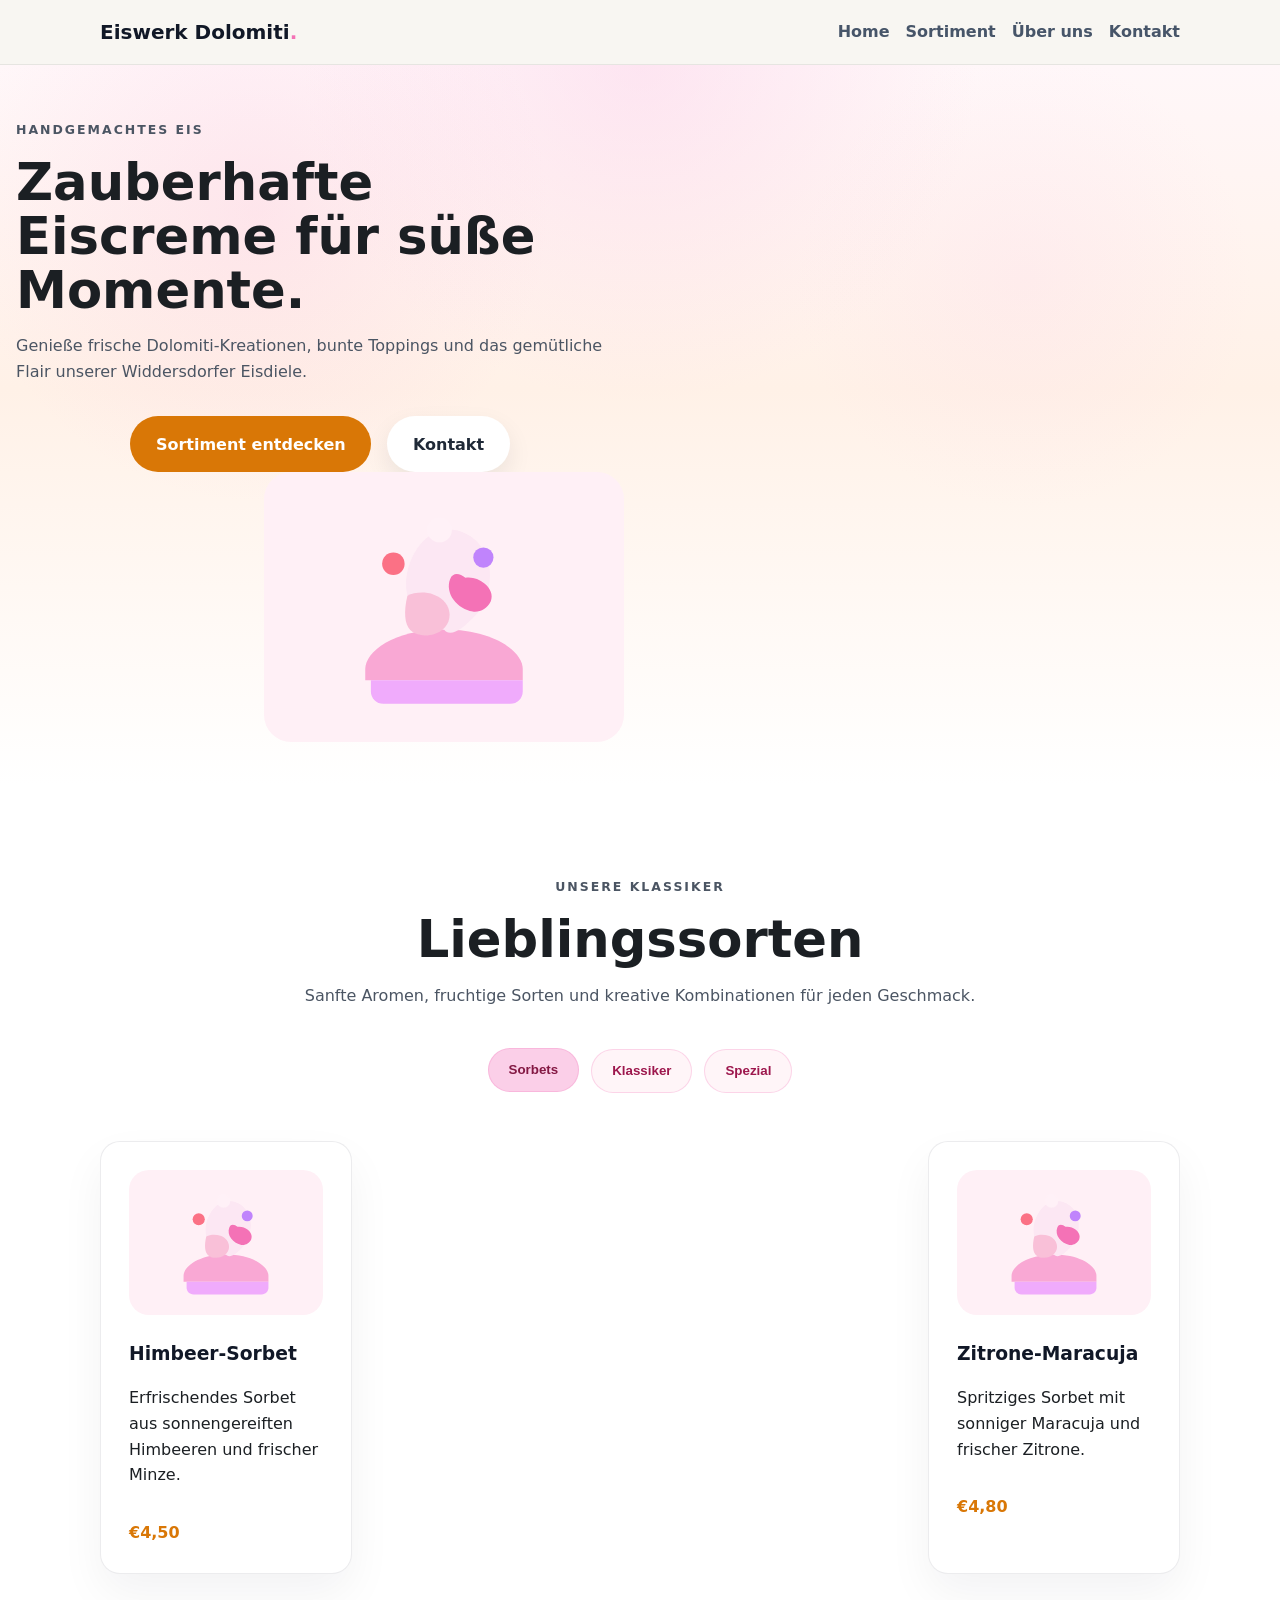
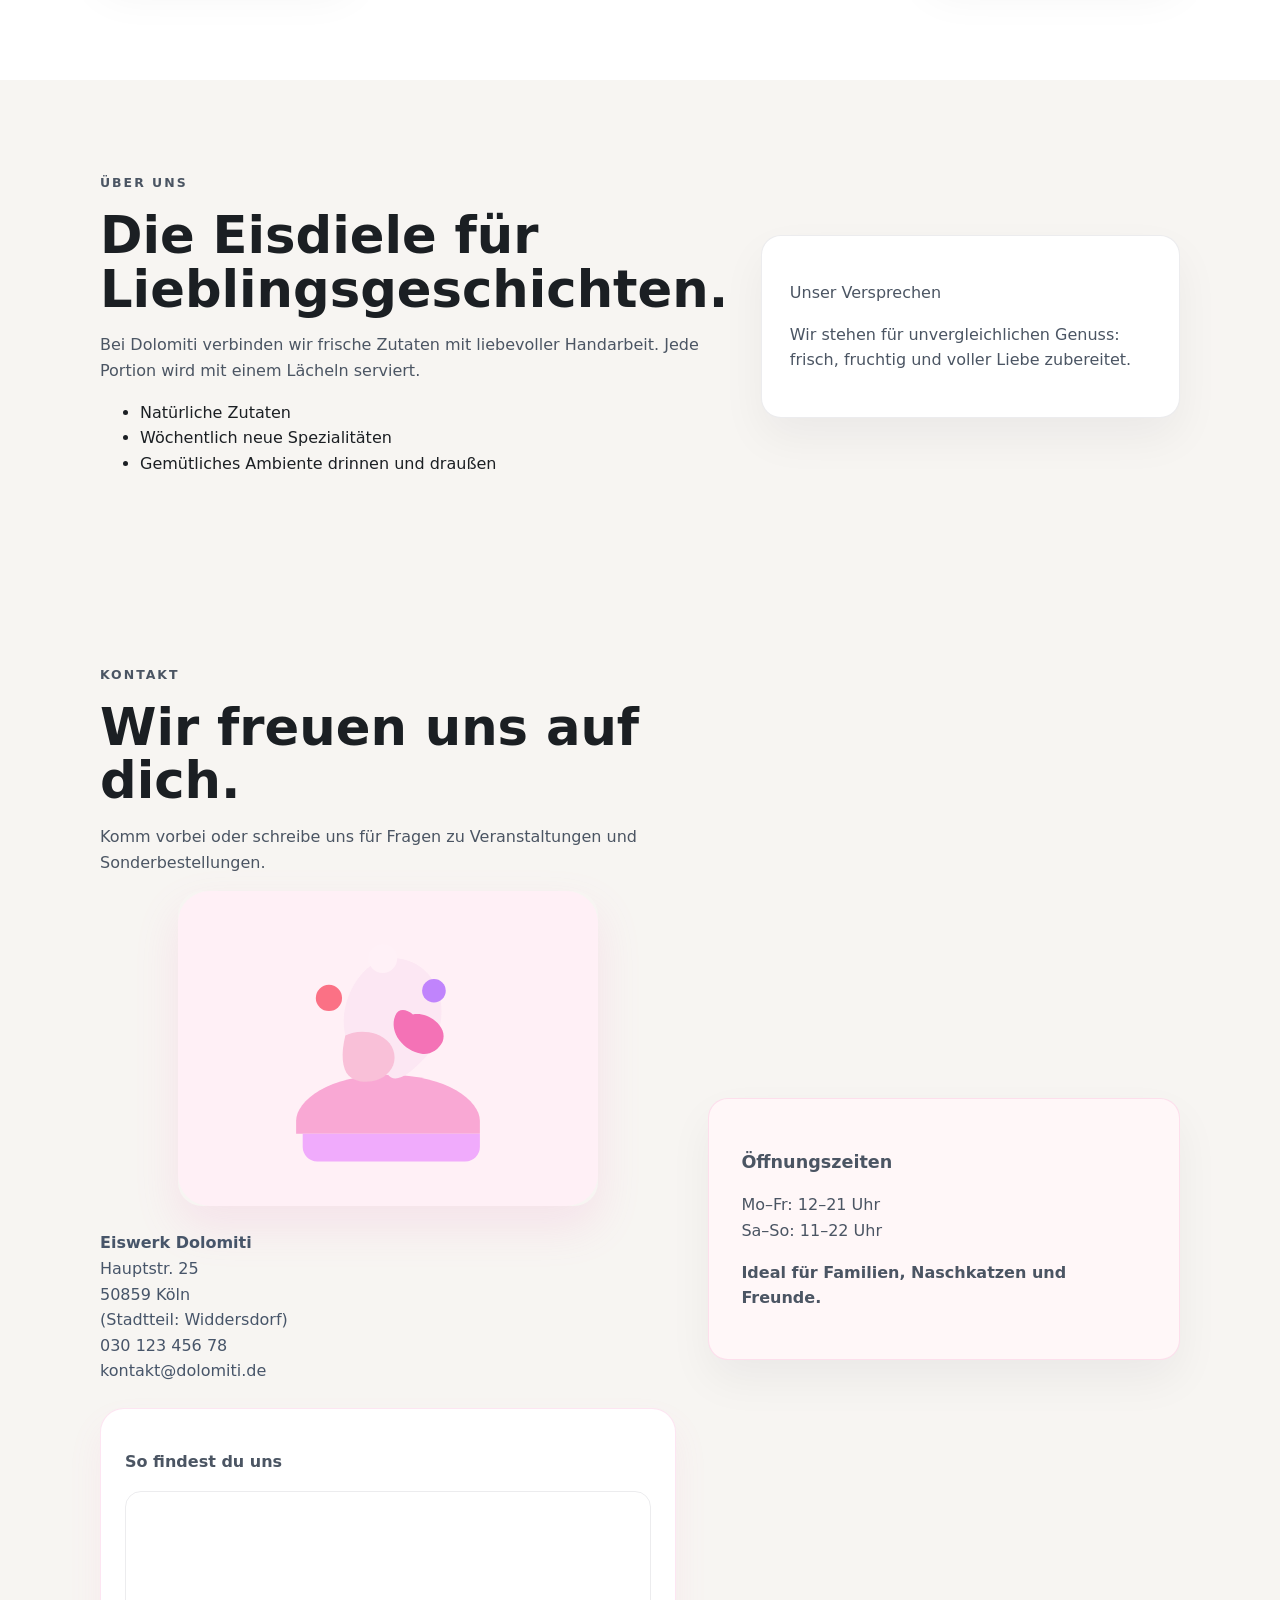
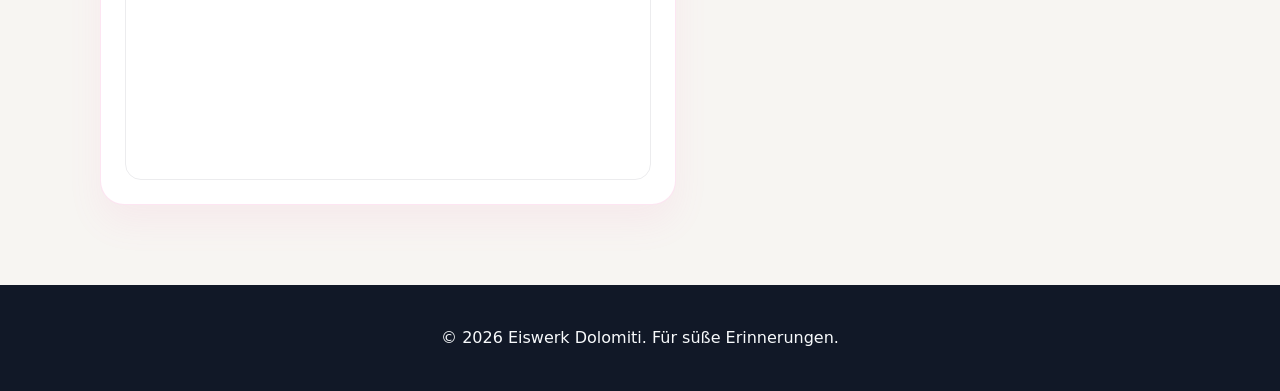
<file: index.html>
<!DOCTYPE html>
<html lang="de">

<head>
    <meta charset="UTF-8" />
    <meta name="viewport" content="width=device-width, initial-scale=1.0" />
    <title>Eiswerk Dolomiti</title>
    <link rel="stylesheet" href="styles.css" />
</head>

<body>
    <header class="site-header">
        <div class="container header-inner">
            <a href="#home" class="brand">Eiswerk Dolomiti<span class="dot">.</span></a>
            <button class="nav-toggle" aria-label="Navigation öffnen">
                <span></span>
                <span></span>
                <span></span>
            </button>
            <nav class="site-nav">
                <a href="#home">Home</a>
                <a href="#menu">Sortiment</a>
                <a href="#about">Über uns</a>
                <a href="#contact">Kontakt</a>
            </nav>
        </div>
    </header>

    <main>
        <section id="home" class="hero-section">
            <div class="container hero-content">
                <p class="eyebrow">Handgemachtes Eis</p>
                <h1>Zauberhafte Eiscreme für süße Momente.</h1>
                <p>Genieße frische Dolomiti-Kreationen, bunte Toppings und das gemütliche Flair unserer Widdersdorfer
                    Eisdiele.</p>
                <div class="hero-actions">
                    <a href="#menu" class="btn btn-primary">Sortiment entdecken</a>
                    <a href="#contact" class="btn btn-secondary">Kontakt</a>
                </div>
                <div class="hero-visual">
                    <img src="images/menu-ice-cup.svg" alt="Illustration eines Eisbechers" />
                </div>
            </div>
        </section>

        <section id="menu" class="section bg-light">
            <div class="container">
                <div class="section-heading">
                    <p class="eyebrow">Unsere Klassiker</p>
                    <h2>Lieblingssorten</h2>
                    <p>Sanfte Aromen, fruchtige Sorten und kreative Kombinationen für jeden Geschmack.</p>
                    <div class="tab-group" role="tablist" aria-label="Eis-Sortiment Kategorien">
                        <button class="tab-btn active" data-category="sorbets" type="button">Sorbets</button>
                        <button class="tab-btn" data-category="klassiker" type="button">Klassiker</button>
                        <button class="tab-btn" data-category="specials" type="button">Spezial</button>
                    </div>
                </div>
                <div class="card-grid" id="menuCards">
                    <article class="menu-card" data-category="sorbets">
                        <img class="menu-card-image" src="images/menu-ice-cup.svg" alt="Himbeer-Sorbet" />
                        <h3>Himbeer-Sorbet</h3>
                        <p>Erfrischendes Sorbet aus sonnengereiften Himbeeren und frischer Minze.</p>
                        <span>€4,50</span>
                    </article>
                    <article class="menu-card" data-category="klassiker">
                        <img class="menu-card-image" src="images/menu-ice-cup.svg" alt="Vanille-Trüffel" />
                        <h3>Vanille-Trüffel</h3>
                        <p>Cremiges Bourbon-Vanilleeis mit zarten Schokostückchen.</p>
                        <span>€4,90</span>
                    </article>
                    <article class="menu-card" data-category="specials">
                        <img class="menu-card-image" src="images/menu-ice-cup.svg" alt="Salted Caramel" />
                        <h3>Salted Caramel</h3>
                        <p>Reichhaltiges Karamelleis mit einem Hauch Meersalz.</p>
                        <span>€5,20</span>
                    </article>
                    <article class="menu-card" data-category="sorbets">
                        <img class="menu-card-image" src="images/menu-ice-cup.svg" alt="Zitrone-Maracuja" />
                        <h3>Zitrone-Maracuja</h3>
                        <p>Spritziges Sorbet mit sonniger Maracuja und frischer Zitrone.</p>
                        <span>€4,80</span>
                    </article>
                    <article class="menu-card" data-category="klassiker">
                        <img class="menu-card-image" src="images/menu-ice-cup.svg" alt="Schokolade Deluxe" />
                        <h3>Schokolade Deluxe</h3>
                        <p>Intensives Schokoladeneis mit Stücken dunkler Schokolade.</p>
                        <span>€5,00</span>
                    </article>
                    <article class="menu-card" data-category="specials">
                        <img class="menu-card-image" src="images/menu-ice-cup.svg" alt="Erdbeer-Crunch" />
                        <h3>Erdbeer-Crunch</h3>
                        <p>Fruchtiges Erdbeereis mit knusprigen Keksstückchen und Sahne.</p>
                        <span>€5,40</span>
                    </article>
                </div>
            </div>
        </section>

        <section id="about" class="section">
            <div class="container about-grid">
                <div>
                    <p class="eyebrow">Über uns</p>
                    <h2>Die Eisdiele für Lieblingsgeschichten.</h2>
                    <p>Bei Dolomiti verbinden wir frische Zutaten mit liebevoller Handarbeit. Jede Portion wird mit
                        einem Lächeln serviert.</p>
                    <ul>
                        <li>Natürliche Zutaten</li>
                        <li>Wöchentlich neue Spezialitäten</li>
                        <li>Gemütliches Ambiente drinnen und draußen</li>
                    </ul>
                </div>
                <div class="about-card">
                    <p class="about-card-title">Unser Versprechen</p>
                    <p>Wir stehen für unvergleichlichen Genuss: frisch, fruchtig und voller Liebe zubereitet.</p>
                </div>
            </div>
        </section>


        <section id="contact" class="section">
            <div class="container contact-grid">
                <div>
                    <p class="eyebrow">Kontakt</p>
                    <h2>Wir freuen uns auf dich.</h2>
                    <p>Komm vorbei oder schreibe uns für Fragen zu Veranstaltungen und Sonderbestellungen.</p>
                    <div class="contact-image-wrap">
                        <img class="contact-image" src="images/menu-ice-cup.svg" alt="Eisdiele von außen" />
                    </div>
                    <address>
                        <strong>Eiswerk Dolomiti</strong><br />
                        Hauptstr. 25<br />
                        50859 Köln<br />
                        (Stadtteil: Widdersdorf)<br />
                        <a href="tel:+493012345678">030 123 456 78</a><br />
                        <a href="mailto:kontakt@dolomiti.de">kontakt@dolomiti.de</a>
                    </address>
                    <div class="map-card">
                        <p class="map-title">So findest du uns</p>
                        <div class="map-frame">
                            <iframe
                                src="https://maps.google.com/maps?q=Hauptstr.%2025%2050859%20K%C3%B6ln&t=&z=15&ie=UTF8&iwloc=&output=embed"
                                loading="lazy" referrerpolicy="no-referrer-when-downgrade"
                                title="Karte zu Eiswerk Dolomiti"></iframe>
                        </div>
                    </div>
                </div>
                <div class="contact-card">
                    <p class="contact-card-title">Öffnungszeiten</p>
                    <p>Mo–Fr: 12–21 Uhr<br />Sa–So: 11–22 Uhr</p>
                    <p><strong>Ideal für Familien, Naschkatzen und Freunde.</strong></p>
                </div>
            </div>
        </section>
    </main>

    <footer class="site-footer">
        <div class="container footer-inner">
            <p>© <span id="current-year"></span> Eiswerk Dolomiti. Für süße Erinnerungen.</p>
        </div>
    </footer>

    <script src="script.js"></script>
</body>

</html>
</file>
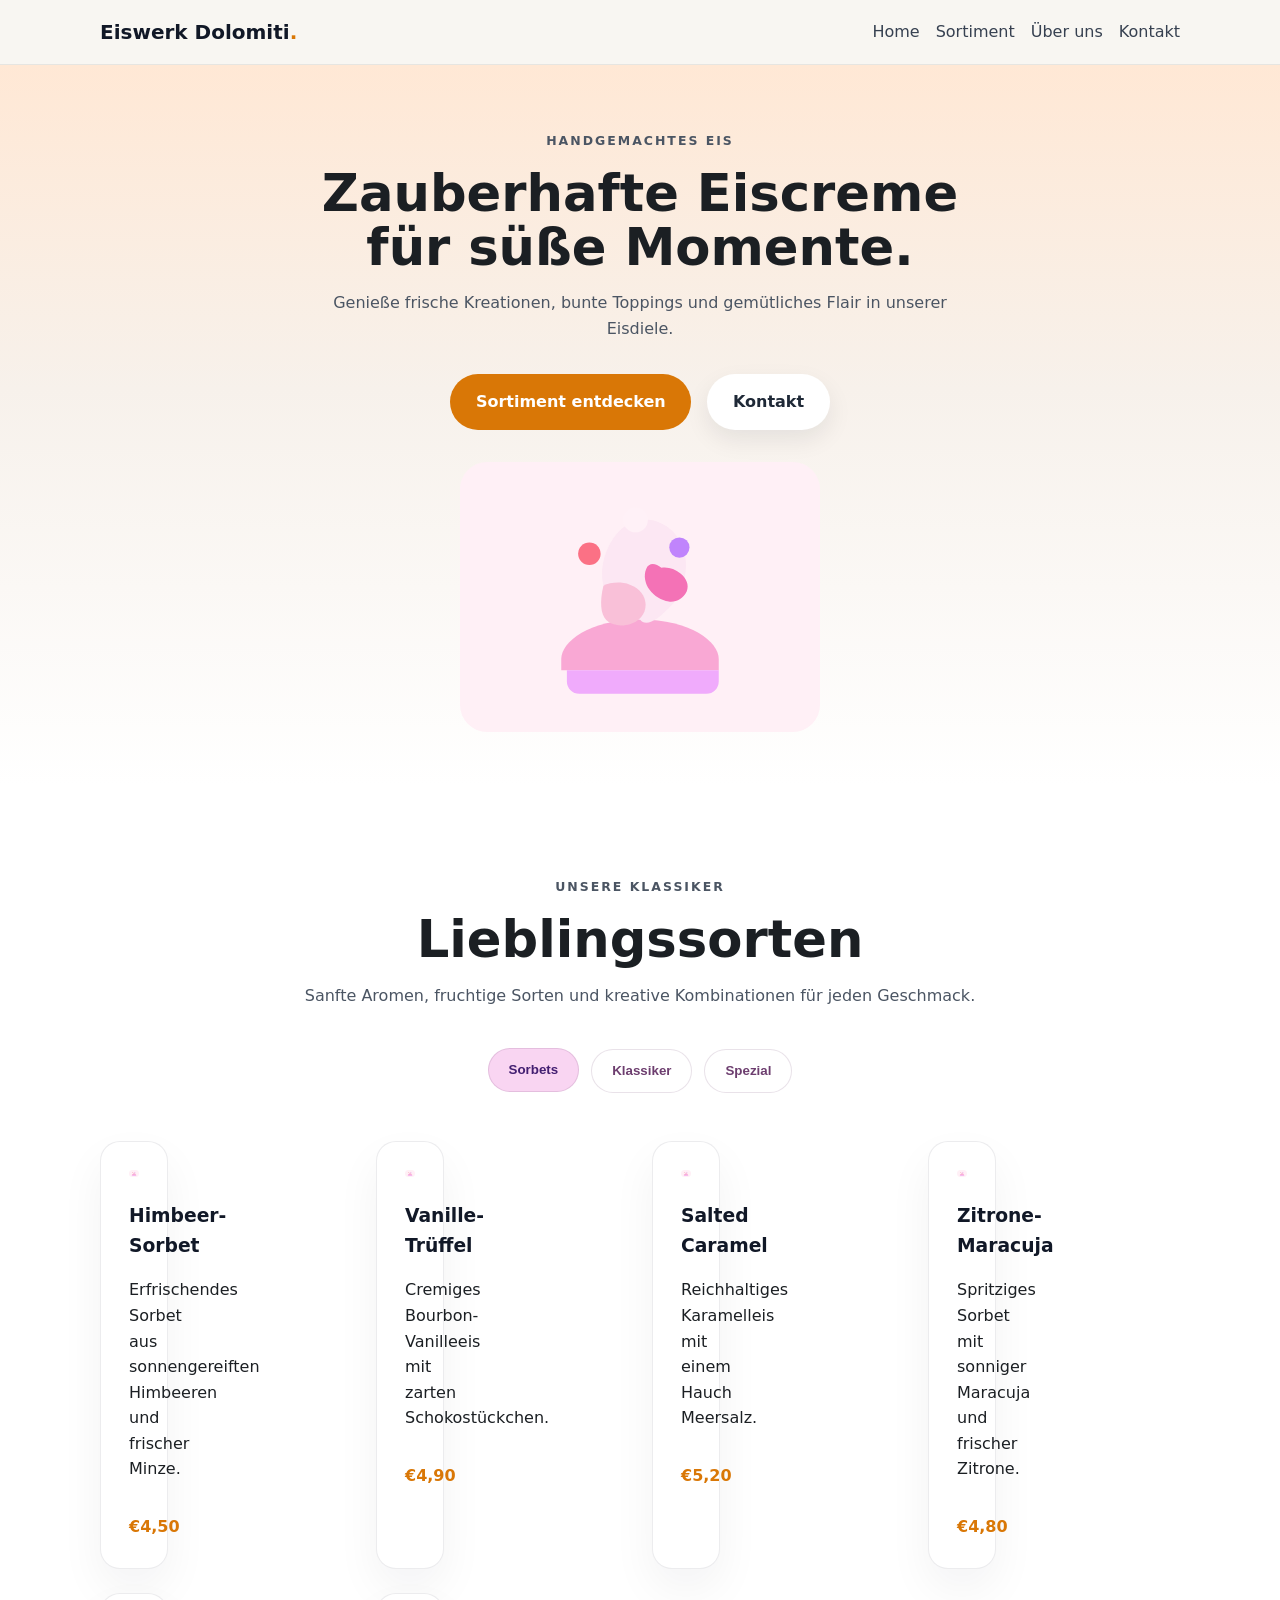
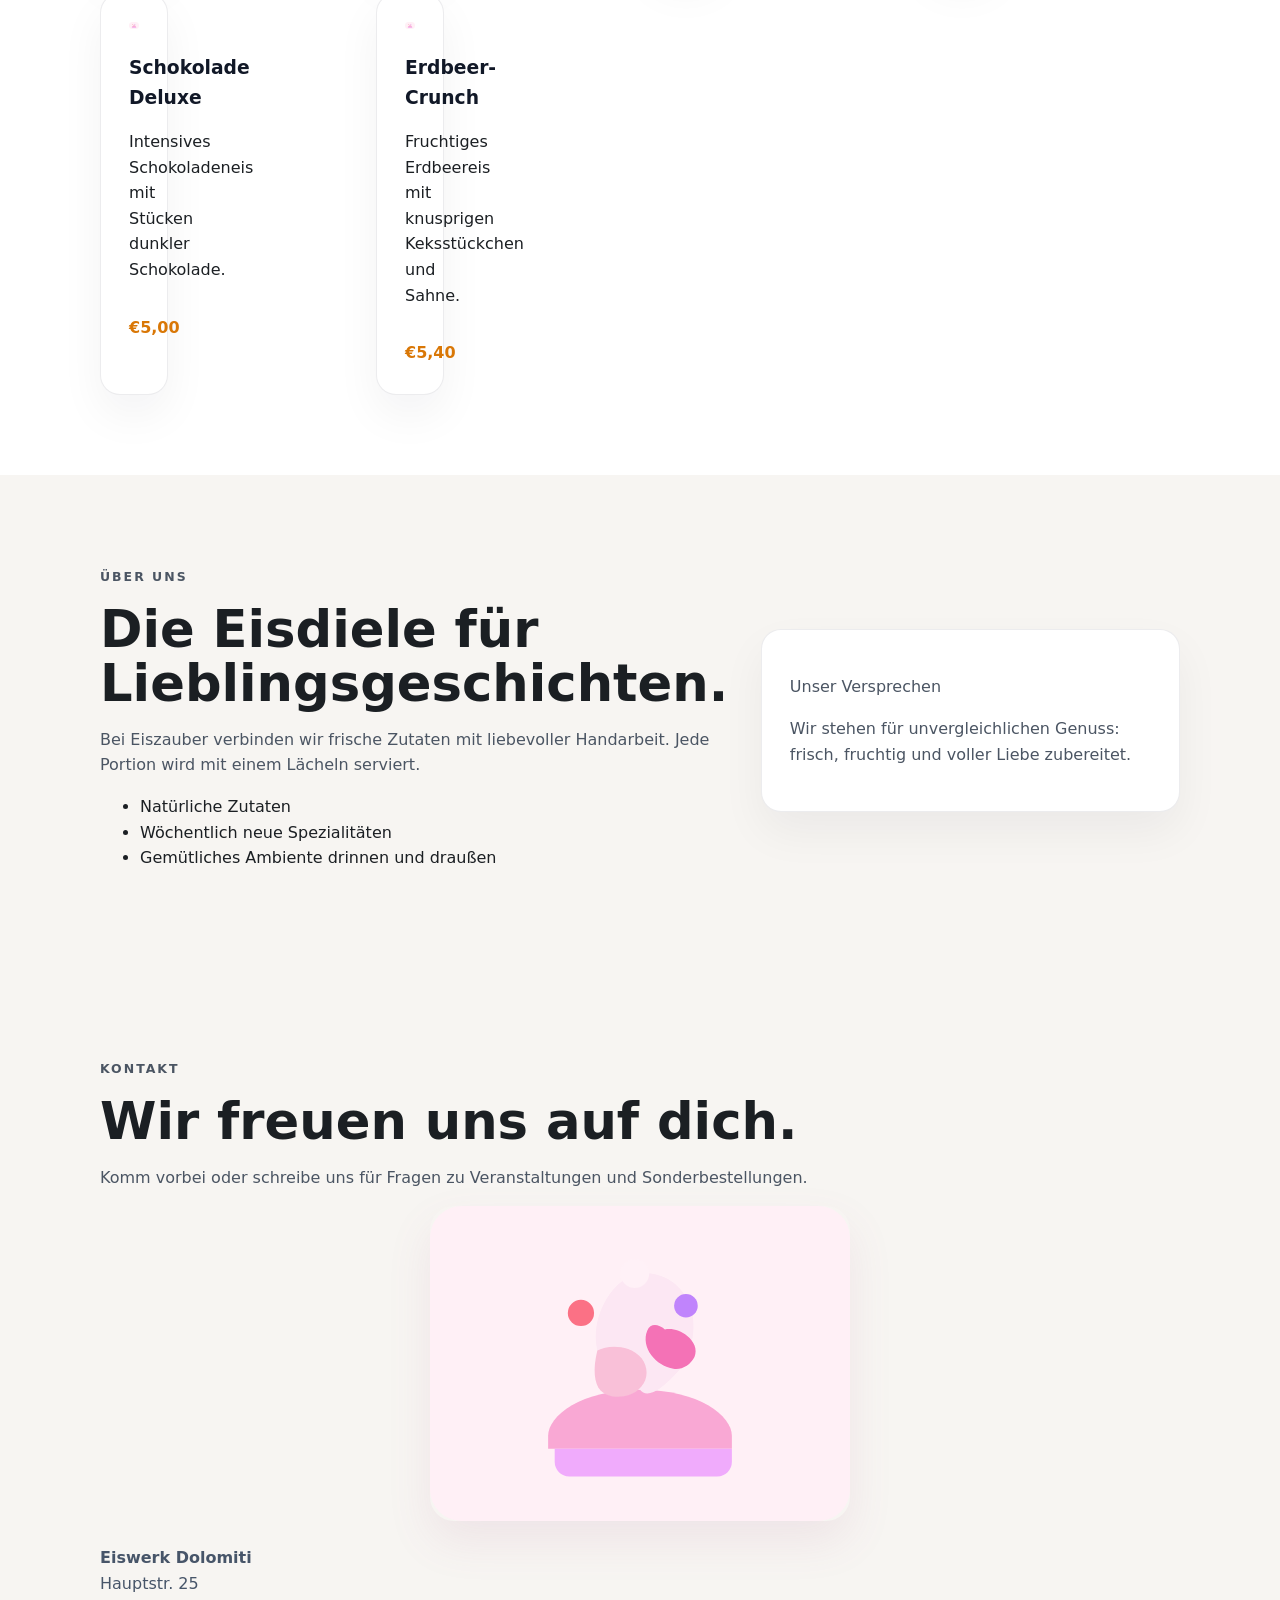
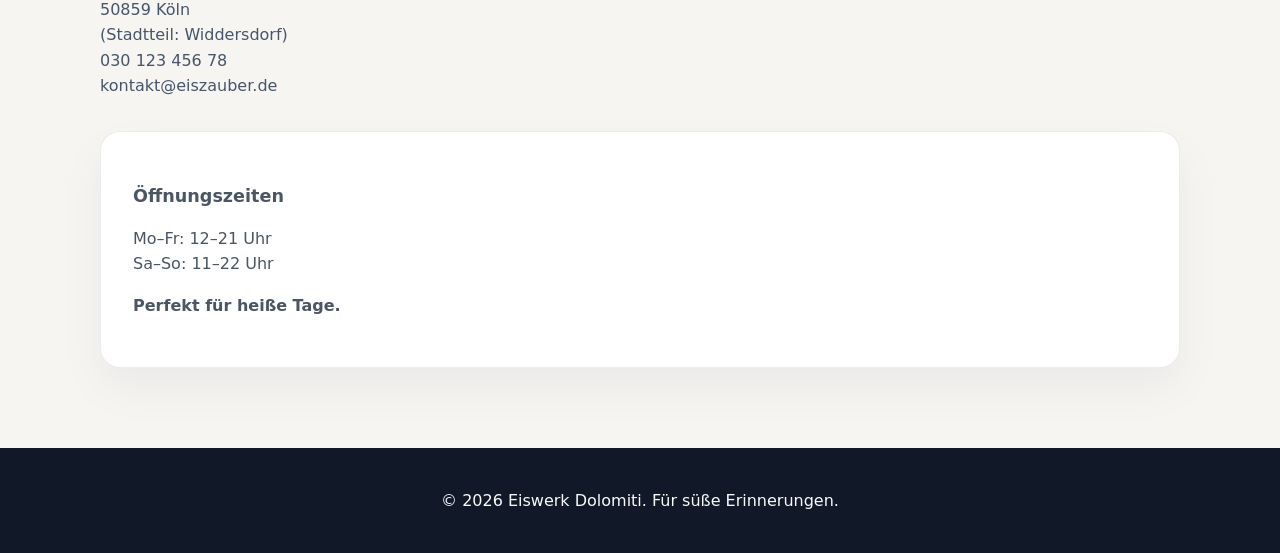
<file: web/index.html>
<!DOCTYPE html>
<html lang="de">

<head>
    <meta charset="UTF-8" />
    <meta name="viewport" content="width=device-width, initial-scale=1.0" />
    <title>Eiswerk Dolomiti</title>
    <link rel="stylesheet" href="styles.css" />
</head>

<body>
    <header class="site-header">
        <div class="container header-inner">
            <a href="#home" class="brand">Eiswerk Dolomiti<span class="dot">.</span></a>
            <button class="nav-toggle" aria-label="Navigation öffnen">
                <span></span>
                <span></span>
                <span></span>
            </button>
            <nav class="site-nav">
                <a href="#home">Home</a>
                <a href="#menu">Sortiment</a>
                <a href="#about">Über uns</a>
                <a href="#contact">Kontakt</a>
            </nav>
        </div>
    </header>

    <main>
        <section id="home" class="hero-section">
            <div class="container hero-content">
                <p class="eyebrow">Handgemachtes Eis</p>
                <h1>Zauberhafte Eiscreme für süße Momente.</h1>
                <p>Genieße frische Kreationen, bunte Toppings und gemütliches Flair in unserer Eisdiele.</p>
                <div class="hero-actions">
                    <a href="#menu" class="btn btn-primary">Sortiment entdecken</a>
                    <a href="#contact" class="btn btn-secondary">Kontakt</a>
                </div>
                <div class="hero-visual">
                    <img src="images/menu-ice-cup.svg" alt="Illustration eines Eisbechers" />
                </div>
            </div>
        </section>

        <section id="menu" class="section bg-light">
            <div class="container">
                <div class="section-heading">
                    <p class="eyebrow">Unsere Klassiker</p>
                    <h2>Lieblingssorten</h2>
                    <p>Sanfte Aromen, fruchtige Sorten und kreative Kombinationen für jeden Geschmack.</p>
                    <div class="tab-group" role="tablist" aria-label="Eis-Sortiment Kategorien">
                        <button class="tab-btn active" data-category="sorbets" type="button">Sorbets</button>
                        <button class="tab-btn" data-category="klassiker" type="button">Klassiker</button>
                        <button class="tab-btn" data-category="specials" type="button">Spezial</button>
                    </div>
                </div>
                <div class="card-grid" id="menuCards">
                    <article class="menu-card" data-category="sorbets">
                        <img class="menu-card-image" src="images/menu-ice-cup.svg" alt="Himbeer-Sorbet" />
                        <h3>Himbeer-Sorbet</h3>
                        <p>Erfrischendes Sorbet aus sonnengereiften Himbeeren und frischer Minze.</p>
                        <span>€4,50</span>
                    </article>
                    <article class="menu-card" data-category="klassiker">
                        <img class="menu-card-image" src="images/menu-ice-cup.svg" alt="Vanille-Trüffel" />
                        <h3>Vanille-Trüffel</h3>
                        <p>Cremiges Bourbon-Vanilleeis mit zarten Schokostückchen.</p>
                        <span>€4,90</span>
                    </article>
                    <article class="menu-card" data-category="specials">
                        <img class="menu-card-image" src="images/menu-ice-cup.svg" alt="Salted Caramel" />
                        <h3>Salted Caramel</h3>
                        <p>Reichhaltiges Karamelleis mit einem Hauch Meersalz.</p>
                        <span>€5,20</span>
                    </article>
                    <article class="menu-card" data-category="sorbets">
                        <img class="menu-card-image" src="images/menu-ice-cup.svg" alt="Zitrone-Maracuja" />
                        <h3>Zitrone-Maracuja</h3>
                        <p>Spritziges Sorbet mit sonniger Maracuja und frischer Zitrone.</p>
                        <span>€4,80</span>
                    </article>
                    <article class="menu-card" data-category="klassiker">
                        <img class="menu-card-image" src="images/menu-ice-cup.svg" alt="Schokolade Deluxe" />
                        <h3>Schokolade Deluxe</h3>
                        <p>Intensives Schokoladeneis mit Stücken dunkler Schokolade.</p>
                        <span>€5,00</span>
                    </article>
                    <article class="menu-card" data-category="specials">
                        <img class="menu-card-image" src="images/menu-ice-cup.svg" alt="Erdbeer-Crunch" />
                        <h3>Erdbeer-Crunch</h3>
                        <p>Fruchtiges Erdbeereis mit knusprigen Keksstückchen und Sahne.</p>
                        <span>€5,40</span>
                    </article>
                </div>
            </div>
        </section>

        <section id="about" class="section">
            <div class="container about-grid">
                <div>
                    <p class="eyebrow">Über uns</p>
                    <h2>Die Eisdiele für Lieblingsgeschichten.</h2>
                    <p>Bei Eiszauber verbinden wir frische Zutaten mit liebevoller Handarbeit. Jede Portion wird mit
                        einem Lächeln serviert.</p>
                    <ul>
                        <li>Natürliche Zutaten</li>
                        <li>Wöchentlich neue Spezialitäten</li>
                        <li>Gemütliches Ambiente drinnen und draußen</li>
                    </ul>
                </div>
                <div class="about-card">
                    <p class="about-card-title">Unser Versprechen</p>
                    <p>Wir stehen für unvergleichlichen Genuss: frisch, fruchtig und voller Liebe zubereitet.</p>
                </div>
            </div>
        </section>


        <section id="contact" class="section">
            <div class="container contact-grid">
                <div>
                    <p class="eyebrow">Kontakt</p>
                    <h2>Wir freuen uns auf dich.</h2>
                    <p>Komm vorbei oder schreibe uns für Fragen zu Veranstaltungen und Sonderbestellungen.</p>
                    <div class="contact-image-wrap">
                        <img class="contact-image" src="images/menu-ice-cup.svg" alt="Eisdiele von außen" />
                    </div>
                    <address>
                        <strong>Eiswerk Dolomiti</strong><br />
                        Hauptstr. 25<br />
                        50859 Köln<br />
                        (Stadtteil: Widdersdorf)<br />
                        <a href="tel:+493012345678">030 123 456 78</a><br />
                        <a href="mailto:kontakt@eiszauber.de">kontakt@eiszauber.de</a>
                    </address>
                </div>
                <div class="contact-card">
                    <p class="contact-card-title">Öffnungszeiten</p>
                    <p>Mo–Fr: 12–21 Uhr<br />Sa–So: 11–22 Uhr</p>
                    <p><strong>Perfekt für heiße Tage.</strong></p>
                </div>
            </div>
        </section>
    </main>

    <footer class="site-footer">
        <div class="container footer-inner">
            <p>© <span id="current-year"></span> Eiswerk Dolomiti. Für süße Erinnerungen.</p>
        </div>
    </footer>

    <script src="script.js"></script>
</body>

</html>
</file>
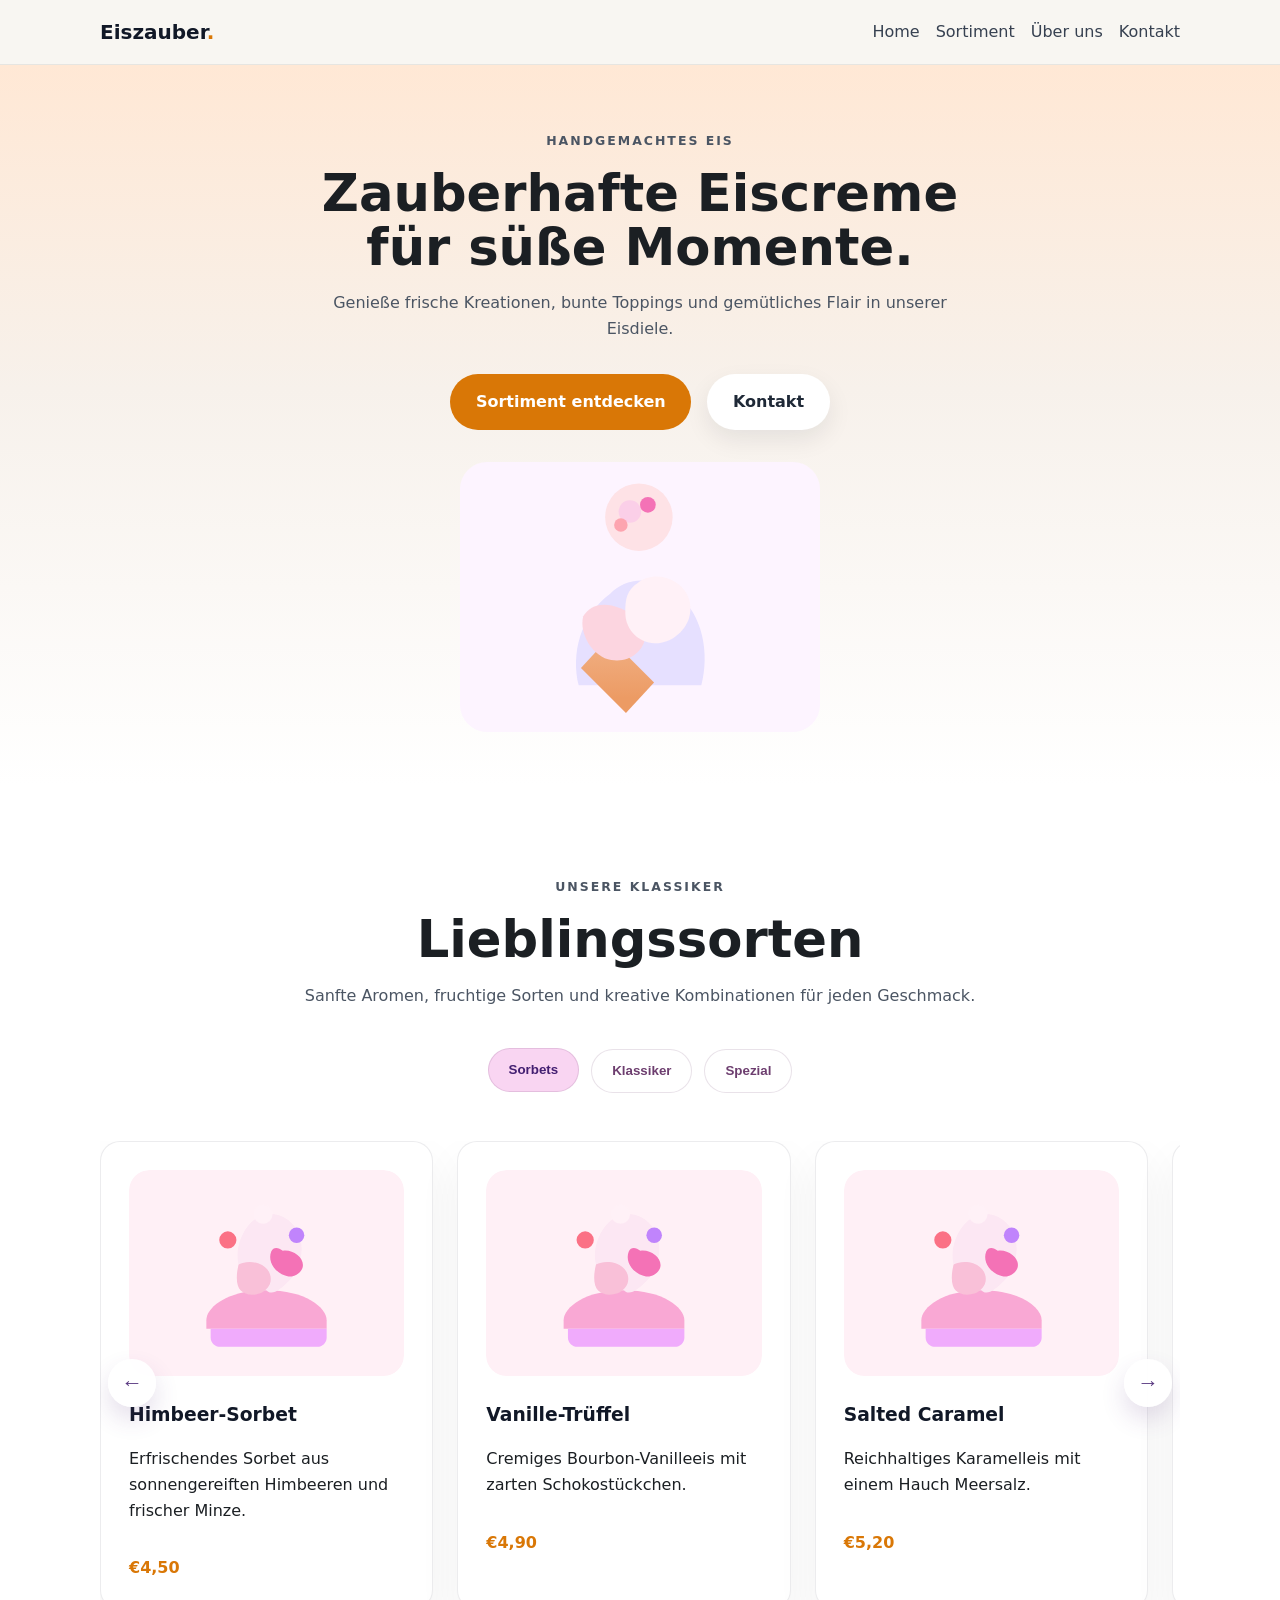
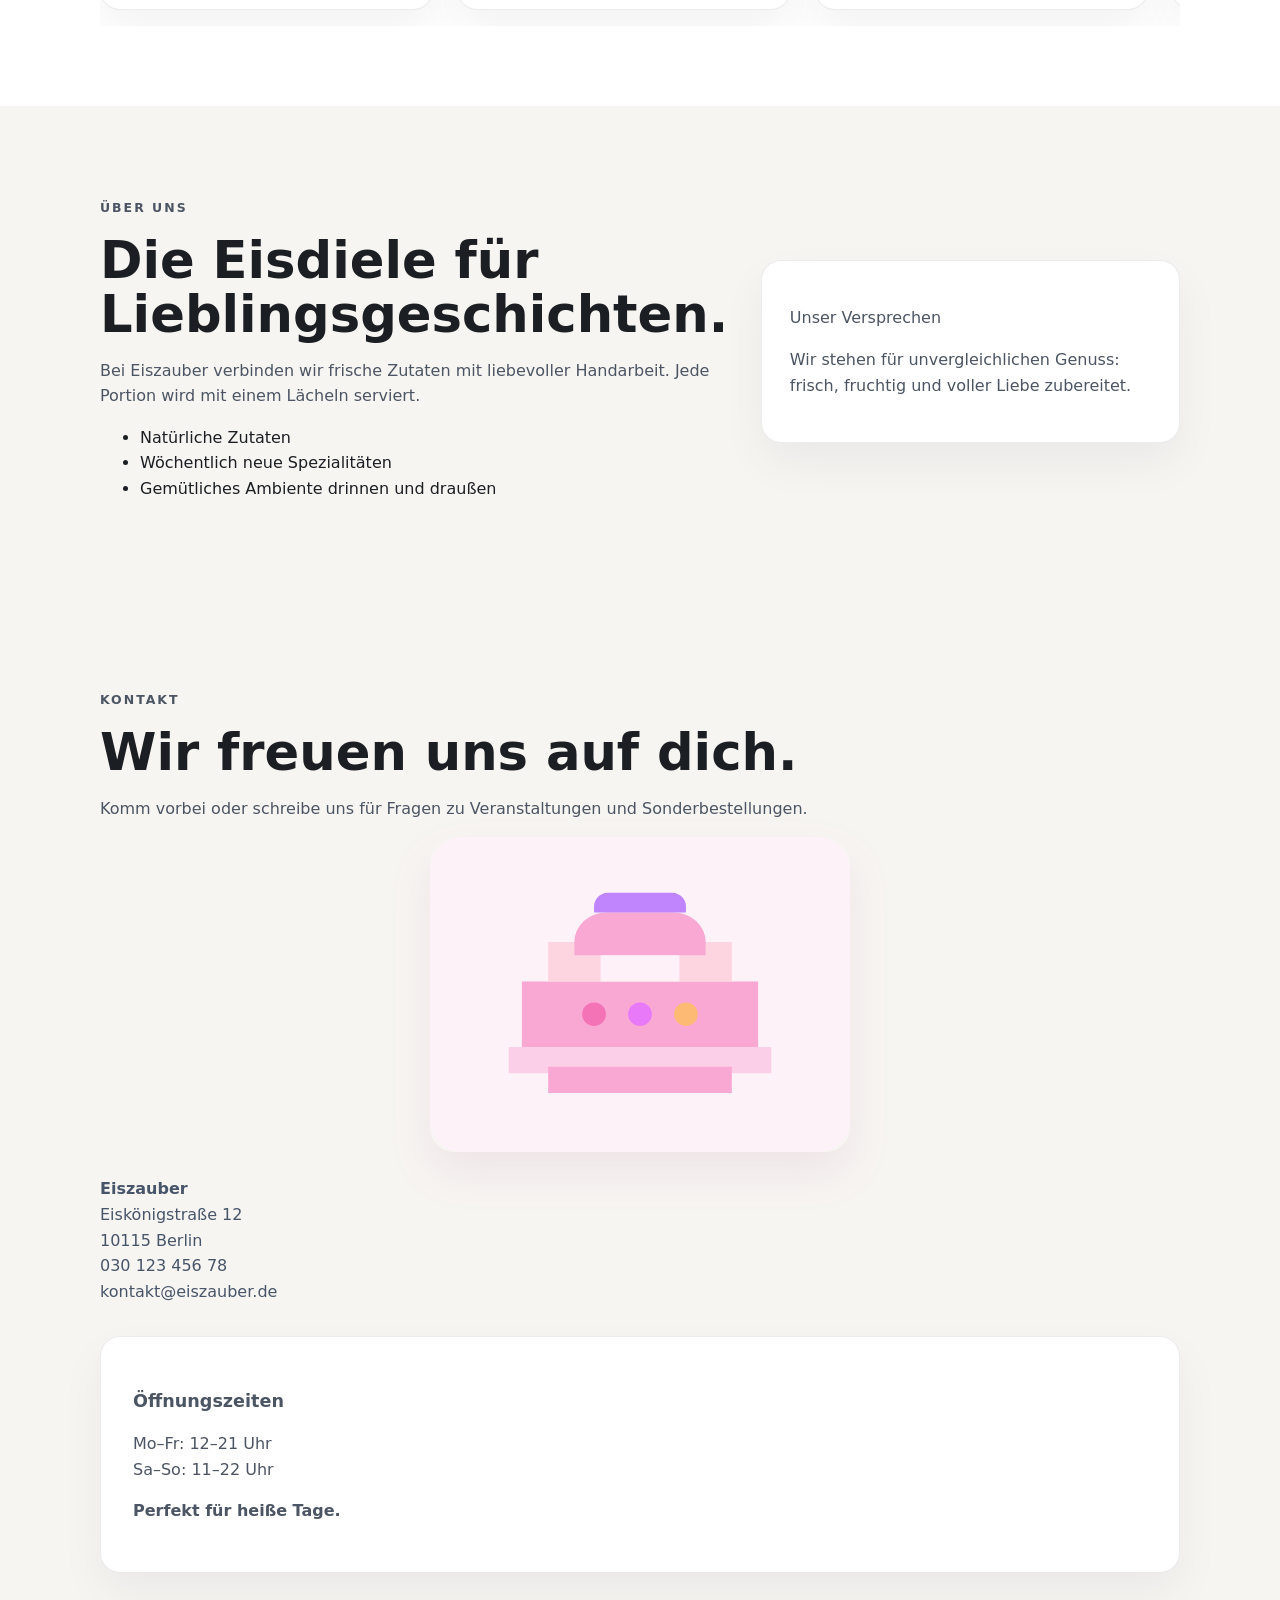
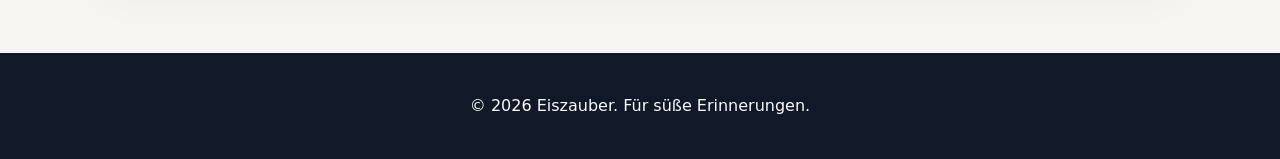
<file: web/web/index.html>
<!DOCTYPE html>
<html lang="de">

<head>
    <meta charset="UTF-8" />
    <meta name="viewport" content="width=device-width, initial-scale=1.0" />
    <title>Eiszauber</title>
    <link rel="stylesheet" href="styles.css" />
</head>

<body>
    <header class="site-header">
        <div class="container header-inner">
            <a href="#home" class="brand">Eiszauber<span class="dot">.</span></a>
            <button class="nav-toggle" aria-label="Navigation öffnen">
                <span></span>
                <span></span>
                <span></span>
            </button>
            <nav class="site-nav">
                <a href="#home">Home</a>
                <a href="#menu">Sortiment</a>
                <a href="#about">Über uns</a>
                <a href="#contact">Kontakt</a>
            </nav>
        </div>
    </header>

    <main>
        <section id="home" class="hero-section">
            <div class="container hero-content">
                <p class="eyebrow">Handgemachtes Eis</p>
                <h1>Zauberhafte Eiscreme für süße Momente.</h1>
                <p>Genieße frische Kreationen, bunte Toppings und gemütliches Flair in unserer Eisdiele.</p>
                <div class="hero-actions">
                    <a href="#menu" class="btn btn-primary">Sortiment entdecken</a>
                    <a href="#contact" class="btn btn-secondary">Kontakt</a>
                </div>
                <div class="hero-visual">
                    <img src="images/hero-ice-cream.svg" alt="Illustration eines Eisbechers" />
                </div>
            </div>
        </section>

        <section id="menu" class="section bg-light">
            <div class="container">
                <div class="section-heading">
                    <p class="eyebrow">Unsere Klassiker</p>
                    <h2>Lieblingssorten</h2>
                    <p>Sanfte Aromen, fruchtige Sorten und kreative Kombinationen für jeden Geschmack.</p>
                    <div class="tab-group" role="tablist" aria-label="Eis-Sortiment Kategorien">
                        <button class="tab-btn active" data-category="sorbets" type="button">Sorbets</button>
                        <button class="tab-btn" data-category="klassiker" type="button">Klassiker</button>
                        <button class="tab-btn" data-category="specials" type="button">Spezial</button>
                    </div>
                </div>
                <div class="scroll-container">
                    <button class="scroll-btn scroll-btn-left" type="button" aria-label="Links scrollen">←</button>
                    <div class="card-grid scrollable" id="menuCards">
                        <article class="menu-card" data-category="sorbets">
                            <img class="menu-card-image" src="images/menu-ice-cup.svg" alt="Himbeer-Sorbet" />
                            <h3>Himbeer-Sorbet</h3>
                            <p>Erfrischendes Sorbet aus sonnengereiften Himbeeren und frischer Minze.</p>
                            <span>€4,50</span>
                        </article>
                        <article class="menu-card" data-category="klassiker">
                            <img class="menu-card-image" src="images/menu-ice-cup.svg" alt="Vanille-Trüffel" />
                            <h3>Vanille-Trüffel</h3>
                            <p>Cremiges Bourbon-Vanilleeis mit zarten Schokostückchen.</p>
                            <span>€4,90</span>
                        </article>
                        <article class="menu-card" data-category="specials">
                            <img class="menu-card-image" src="images/menu-ice-cup.svg" alt="Salted Caramel" />
                            <h3>Salted Caramel</h3>
                            <p>Reichhaltiges Karamelleis mit einem Hauch Meersalz.</p>
                            <span>€5,20</span>
                        </article>
                        <article class="menu-card" data-category="sorbets">
                            <img class="menu-card-image" src="images/menu-ice-cup.svg" alt="Zitrone-Maracuja" />
                            <h3>Zitrone-Maracuja</h3>
                            <p>Spritziges Sorbet mit sonniger Maracuja und frischer Zitrone.</p>
                            <span>€4,80</span>
                        </article>
                        <article class="menu-card" data-category="klassiker">
                            <img class="menu-card-image" src="images/menu-ice-cup.svg" alt="Schokolade Deluxe" />
                            <h3>Schokolade Deluxe</h3>
                            <p>Intensives Schokoladeneis mit Stücken dunkler Schokolade.</p>
                            <span>€5,00</span>
                        </article>
                        <article class="menu-card" data-category="specials">
                            <img class="menu-card-image" src="images/menu-ice-cup.svg" alt="Erdbeer-Crunch" />
                            <h3>Erdbeer-Crunch</h3>
                            <p>Fruchtiges Erdbeereis mit knusprigen Keksstückchen und Sahne.</p>
                            <span>€5,40</span>
                        </article>
                    </div>
                    <button class="scroll-btn scroll-btn-right" type="button" aria-label="Rechts scrollen">→</button>
                </div>
            </div>
        </section>

        <section id="about" class="section">
            <div class="container about-grid">
                <div>
                    <p class="eyebrow">Über uns</p>
                    <h2>Die Eisdiele für Lieblingsgeschichten.</h2>
                    <p>Bei Eiszauber verbinden wir frische Zutaten mit liebevoller Handarbeit. Jede Portion wird mit
                        einem Lächeln serviert.</p>
                    <ul>
                        <li>Natürliche Zutaten</li>
                        <li>Wöchentlich neue Spezialitäten</li>
                        <li>Gemütliches Ambiente drinnen und draußen</li>
                    </ul>
                </div>
                <div class="about-card">
                    <p class="about-card-title">Unser Versprechen</p>
                    <p>Wir stehen für unvergleichlichen Genuss: frisch, fruchtig und voller Liebe zubereitet.</p>
                </div>
            </div>
        </section>


        <section id="contact" class="section">
            <div class="container contact-grid">
                <div>
                    <p class="eyebrow">Kontakt</p>
                    <h2>Wir freuen uns auf dich.</h2>
                    <p>Komm vorbei oder schreibe uns für Fragen zu Veranstaltungen und Sonderbestellungen.</p>
                    <div class="contact-image-wrap">
                        <img class="contact-image" src="images/contact-shop.svg" alt="Eisdiele von außen" />
                    </div>
                    <address>
                        <strong>Eiszauber</strong><br />
                        Eiskönigstraße 12<br />
                        10115 Berlin<br />
                        <a href="tel:+493012345678">030 123 456 78</a><br />
                        <a href="mailto:kontakt@eiszauber.de">kontakt@eiszauber.de</a>
                    </address>
                </div>
                <div class="contact-card">
                    <p class="contact-card-title">Öffnungszeiten</p>
                    <p>Mo–Fr: 12–21 Uhr<br />Sa–So: 11–22 Uhr</p>
                    <p><strong>Perfekt für heiße Tage.</strong></p>
                </div>
            </div>
        </section>
    </main>

    <footer class="site-footer">
        <div class="container footer-inner">
            <p>© <span id="current-year"></span> Eiszauber. Für süße Erinnerungen.</p>
        </div>
    </footer>

    <script src="script.js"></script>
</body>

</html>
</file>
<file: styles.css>
:root {
    color-scheme: light;
    font-family: Inter, system-ui, -apple-system, BlinkMacSystemFont, "Segoe UI", sans-serif;
    line-height: 1.6;
    font-size: 16px;
    color: #1b1f23;
    background: #f7f5f2;
}

* {
    box-sizing: border-box;
}

body,
button,
input {
    margin: 0;
}

body {
    min-height: 100vh;
}

img {
    max-width: 100%;
    display: block;
}

.container {
    width: min(1080px, calc(100% - 2rem));
    margin: 0 auto;
}

.site-header {
    position: sticky;
    top: 0;
    z-index: 10;
    background: rgba(248, 246, 242, 0.96);
    backdrop-filter: blur(10px);
    border-bottom: 1px solid rgba(27, 31, 35, 0.08);
}

.header-inner {
    display: flex;
    align-items: center;
    justify-content: space-between;
    gap: 1rem;
    padding: 1rem 0;
}

.brand {
    font-size: 1.25rem;
    font-weight: 700;
    color: #111827;
    text-decoration: none;
}

.brand .dot {
    color: #f472b6;
}

.site-nav {
    display: flex;
    flex-wrap: wrap;
    gap: 1rem;
}

.site-nav a {
    color: #475569;
    text-decoration: none;
    font-weight: 600;
}

.nav-toggle {
    display: none;
    border: 0;
    background: transparent;
    cursor: pointer;
    padding: 0.5rem;
}

.nav-toggle span {
    display: block;
    width: 1.75rem;
    height: 2px;
    background: #1f2937;
    margin: 4px 0;
}

.hero-section {
    min-height: 80vh;
    display: grid;
    place-items: center;
    text-align: center;
    background: radial-gradient(circle at top, rgba(251, 207, 232, 0.45), transparent 35%),
        linear-gradient(180deg, #fff7f9 0%, #fff1e7 45%, #ffffff 100%);
    position: relative;
    overflow: hidden;
}

.hero-section::before {
    content: "";
    position: absolute;
    inset: 0;
    background: radial-gradient(circle at 20% 20%, rgba(249, 168, 212, 0.2), transparent 25%),
        radial-gradient(circle at 80% 30%, rgba(251, 207, 232, 0.2), transparent 20%);
    pointer-events: none;
}

.hero-content {
    max-width: 720px;
    position: relative;
    z-index: 1;
}

.tab-group {
    display: inline-flex;
    flex-wrap: wrap;
    gap: 0.75rem;
    margin-top: 1.5rem;
}

.tab-btn {
    border: 1px solid rgba(244, 114, 182, 0.25);
    background: #fff5f8;
    color: #9d174d;
    padding: 0.85rem 1.25rem;
    border-radius: 999px;
    cursor: pointer;
    font-weight: 700;
    transition: background-color 0.2s ease, color 0.2s ease, transform 0.2s ease;
}

.tab-btn:hover,
.tab-btn.active {
    background: #fbcfe8;
    color: #831843;
    transform: translateY(-1px);
}

.card-grid {
    display: grid;
    grid-template-columns: repeat(3, minmax(0, 1fr));
    gap: 1.5rem;
    margin-top: 2rem;
}

.menu-card {
    background: #fff8fb;
    border-radius: 2rem;
    padding: 1.75rem;
    box-shadow: 0 24px 60px rgba(244, 114, 182, 0.12);
    transition: transform 0.35s ease, opacity 0.35s ease, filter 0.35s ease, max-height 0.35s ease, padding 0.35s ease, margin 0.35s ease;
    transform-origin: center center;
}

.menu-card.hidden {
    opacity: 0;
    transform: translateY(20px) scale(0.98);
    pointer-events: none;
    filter: blur(2px);
    max-height: 0;
    overflow: hidden;
    padding: 0;
    margin: 0;
}

@media (max-width: 980px) {
    .card-grid {
        grid-template-columns: repeat(2, minmax(0, 1fr));
    }
}

@media (max-width: 640px) {
    .card-grid {
        grid-template-columns: 1fr;
    }

    .scroll-btn {
        display: none;
    }

    .tab-btn {
        padding: 0.6rem 1rem;
        font-size: 0.9rem;
    }
}

.hero-visual {
    margin-top: 2rem;
    display: flex;
    justify-content: center;
}

.hero-visual img {
    width: min(100%, 360px);
    display: block;
}

@media (min-width: 1000px) {
    .hero-section {
        grid-template-columns: 1fr 1fr;
        text-align: left;
    }

    .hero-content {
        text-align: left;
    }

    .hero-visual {
        margin-top: 0;
        justify-content: flex-end;
    }
}

.eyebrow {
    text-transform: uppercase;
    letter-spacing: 0.16em;
    font-size: 0.78rem;
    font-weight: 700;
    color: #bb8b49;
    margin-bottom: 1rem;
}

.hero-section h1,
.section-heading h2,
.about-grid h2,
.reservation-info h2,
.contact-grid h2 {
    font-size: clamp(2rem, 4vw, 3.5rem);
    margin: 0;
    line-height: 1.05;
}

.hero-section p,
.section-heading p,
.about-grid p,
.contact-grid p,
.about-card p {
    color: #4b5563;
}

.hero-actions {
    display: flex;
    flex-wrap: wrap;
    justify-content: center;
    gap: 1rem;
    margin-top: 2rem;
}

.btn {
    display: inline-flex;
    align-items: center;
    justify-content: center;
    padding: 0.95rem 1.6rem;
    border-radius: 999px;
    text-decoration: none;
    font-weight: 700;
    transition: transform 0.2s ease, box-shadow 0.2s ease, background-color 0.2s ease;
}

.btn:hover {
    transform: translateY(-1px);
}

.btn-primary {
    background: #d97706;
    color: #ffffff;
}

.btn-secondary {
    background: #ffffff;
    color: #1f2937;
    box-shadow: 0 10px 25px rgba(15, 23, 42, 0.08);
}

.section {
    padding: 5rem 0;
}

.bg-light {
    background: #ffffff;
}

.section-heading {
    text-align: center;
    max-width: 720px;
    margin: 0 auto 3rem;
}

.card-grid {
    display: grid;
    gap: 1.5rem;
    grid-template-columns: repeat(auto-fit, minmax(220px, 1fr));
}

.menu-card,
.about-card,
.contact-card {
    background: #ffffff;
    border: 1px solid rgba(15, 23, 42, 0.08);
    border-radius: 1.25rem;
    padding: 1.75rem;
    box-shadow: 0 20px 45px rgba(15, 23, 42, 0.05);
}

.menu-card-image {
    width: 100%;
    border-radius: 1.25rem;
    margin-bottom: 1.5rem;
}

.menu-card h3,
.about-card-title,
.contact-card-title {
    margin-bottom: 0.85rem;
    color: #111827;
}

.menu-card span {
    display: inline-block;
    margin-top: 1rem;
    font-weight: 700;
    color: #d97706;
}

.about-grid,
.contact-grid,
.reservation-section {
    display: grid;
    gap: 2rem;
    align-items: center;
}

.about-grid {
    grid-template-columns: 1.5fr 1fr;
}

.contact-grid {
    grid-template-columns: 1fr;
}

.reservation-section {
    grid-template-columns: 1.2fr 0.8fr;
}

@media (min-width: 900px) {
    .contact-grid {
        grid-template-columns: minmax(0, 1.1fr) minmax(0, 0.9fr);
    }
}

.reservation-form {
    display: grid;
    gap: 1rem;
    padding: 2rem;
    background: #1f2937;
    color: #ffffff;
    border-radius: 1.25rem;
}

.reservation-form label {
    display: grid;
    gap: 0.5rem;
    font-weight: 600;
}

.reservation-form input {
    width: 100%;
    padding: 0.95rem 1rem;
    border: 1px solid rgba(255, 255, 255, 0.14);
    border-radius: 0.85rem;
    background: rgba(255, 255, 255, 0.08);
    color: #f9fafb;
}

.reservation-form input::placeholder {
    color: rgba(255, 255, 255, 0.7);
}

.reservation-form button {
    border: 0;
}

.contact-card {
    padding: 2rem;
    background: #fff7f8;
    border-color: rgba(244, 114, 182, 0.18);
}

.contact-image-wrap {
    display: flex;
    justify-content: center;
    margin-bottom: 1.5rem;
}

.contact-image {
    width: 100%;
    max-width: 420px;
    border-radius: 1.5rem;
    box-shadow: 0 20px 45px rgba(244, 114, 182, 0.14);
}

.contact-card-title {
    font-size: 1.1rem;
    font-weight: 700;
}

.map-card {
    background: #ffffff;
    border: 1px solid rgba(244, 114, 182, 0.18);
    border-radius: 1.5rem;
    padding: 1.5rem;
    margin-top: 1.5rem;
    box-shadow: 0 18px 35px rgba(244, 114, 182, 0.08);
}

.map-title {
    margin-bottom: 1rem;
    font-weight: 700;
    color: #7c2d12;
}

.map-frame {
    overflow: hidden;
    border-radius: 1rem;
    border: 1px solid rgba(15, 23, 42, 0.08);
}

.map-frame iframe {
    width: 100%;
    height: 280px;
    border: 0;
}

address,
address a {
    font-style: normal;
    color: #475569;
    text-decoration: none;
}

.site-footer {
    padding: 1.5rem 0;
    background: #111827;
    color: #f8fafc;
}

.footer-inner {
    display: flex;
    justify-content: center;
}

@media (max-width: 900px) {

    .about-grid,
    .reservation-section,
    .contact-grid {
        grid-template-columns: 1fr;
    }
}

@media (max-width: 760px) {
    .site-nav {
        position: absolute;
        inset: 70px 0 0;
        flex-direction: column;
        align-items: center;
        padding: 1.5rem 0;
        gap: 1rem;
        background: rgba(247, 245, 242, 0.98);
        border-top: 1px solid rgba(27, 31, 35, 0.08);
        transform: translateY(-100%);
        transition: transform 0.3s ease;
    }

    .site-nav.open {
        transform: translateY(0);
    }

    .nav-toggle {
        display: inline-flex;
    }

    .site-header {
        padding-inline: 1rem;
    }
}
</file>
<file: web/styles.css>
:root {
    color-scheme: light;
    font-family: Inter, system-ui, -apple-system, BlinkMacSystemFont, "Segoe UI", sans-serif;
    line-height: 1.6;
    font-size: 16px;
    color: #1b1f23;
    background: #f7f5f2;
}

* {
    box-sizing: border-box;
}

body,
button,
input {
    margin: 0;
}

body {
    min-height: 100vh;
}

img {
    max-width: 100%;
    display: block;
}

.container {
    width: min(1080px, calc(100% - 2rem));
    margin: 0 auto;
}

.site-header {
    position: sticky;
    top: 0;
    z-index: 10;
    background: rgba(248, 246, 242, 0.96);
    backdrop-filter: blur(10px);
    border-bottom: 1px solid rgba(27, 31, 35, 0.08);
}

.header-inner {
    display: flex;
    align-items: center;
    justify-content: space-between;
    gap: 1rem;
    padding: 1rem 0;
}

.brand {
    font-size: 1.25rem;
    font-weight: 700;
    color: #111827;
    text-decoration: none;
}

.brand .dot {
    color: #d97706;
}

.site-nav {
    display: flex;
    flex-wrap: wrap;
    gap: 1rem;
}

.site-nav a {
    color: #374151;
    text-decoration: none;
    font-weight: 500;
}

.nav-toggle {
    display: none;
    border: 0;
    background: transparent;
    cursor: pointer;
    padding: 0.5rem;
}

.nav-toggle span {
    display: block;
    width: 1.75rem;
    height: 2px;
    background: #111827;
    margin: 4px 0;
}

.hero-section {
    min-height: 80vh;
    display: grid;
    place-items: center;
    text-align: center;
    background: linear-gradient(180deg, #ffe8d5 0%, #f7f1eb 45%, #ffffff 100%);
}

.hero-content {
    max-width: 680px;
}

.tab-group {
    display: inline-flex;
    flex-wrap: wrap;
    gap: 0.75rem;
    margin-top: 1.5rem;
}

.tab-btn {
    border: 1px solid rgba(109, 62, 111, 0.15);
    background: #ffffff;
    color: #6d3e6f;
    padding: 0.85rem 1.25rem;
    border-radius: 999px;
    cursor: pointer;
    font-weight: 700;
    transition: background-color 0.2s ease, color 0.2s ease, transform 0.2s ease;
}

.tab-btn:hover,
.tab-btn.active {
    background: #f9d5f2;
    color: #431f71;
    transform: translateY(-1px);
}

.scroll-container {
    position: relative;
    overflow: hidden;
}

.card-grid.scrollable {
    display: flex;
    overflow-x: auto;
    gap: 1.5rem;
    padding-bottom: 1rem;
    scroll-snap-type: x mandatory;
    scroll-behavior: smooth;
    padding-inline: 1rem;
}

.scroll-btn {
    position: absolute;
    top: 50%;
    transform: translateY(-50%);
    border: none;
    background: rgba(255, 255, 255, 0.96);
    color: #5b3b82;
    width: 3rem;
    height: 3rem;
    border-radius: 50%;
    box-shadow: 0 12px 24px rgba(91, 59, 130, 0.16);
    cursor: pointer;
    font-size: 1.35rem;
    display: inline-flex;
    align-items: center;
    justify-content: center;
    z-index: 2;
}

.scroll-btn:hover {
    background: #ffffff;
}

.scroll-btn-left {
    left: 0.5rem;
}

.scroll-btn-right {
    right: 0.5rem;
}

.card-grid.scrollable::-webkit-scrollbar {
    height: 0.75rem;
}

.card-grid.scrollable::-webkit-scrollbar-thumb {
    background: rgba(109, 62, 111, 0.25);
    border-radius: 999px;
}

.menu-card {
    flex: 0 0 calc((100% - 3rem) / 3);
    max-width: calc((100% - 3rem) / 3);
    scroll-snap-align: start;
}

@media (max-width: 980px) {
    .menu-card {
        flex: 0 0 calc((100% - 1.5rem) / 2);
        max-width: calc((100% - 1.5rem) / 2);
    }
}

@media (max-width: 640px) {
    .menu-card {
        flex: 0 0 100%;
        max-width: 100%;
    }
}

.hero-visual {
    margin-top: 2rem;
    display: flex;
    justify-content: center;
}

.hero-visual img {
    width: min(100%, 360px);
    display: block;
}

.eyebrow {
    text-transform: uppercase;
    letter-spacing: 0.16em;
    font-size: 0.78rem;
    font-weight: 700;
    color: #bb8b49;
    margin-bottom: 1rem;
}

.hero-section h1,
.section-heading h2,
.about-grid h2,
.reservation-info h2,
.contact-grid h2 {
    font-size: clamp(2rem, 4vw, 3.5rem);
    margin: 0;
    line-height: 1.05;
}

.hero-section p,
.section-heading p,
.about-grid p,
.contact-grid p,
.about-card p {
    color: #4b5563;
}

.hero-actions {
    display: flex;
    flex-wrap: wrap;
    justify-content: center;
    gap: 1rem;
    margin-top: 2rem;
}

.btn {
    display: inline-flex;
    align-items: center;
    justify-content: center;
    padding: 0.95rem 1.6rem;
    border-radius: 999px;
    text-decoration: none;
    font-weight: 700;
    transition: transform 0.2s ease, box-shadow 0.2s ease, background-color 0.2s ease;
}

.btn:hover {
    transform: translateY(-1px);
}

.btn-primary {
    background: #d97706;
    color: #ffffff;
}

.btn-secondary {
    background: #ffffff;
    color: #1f2937;
    box-shadow: 0 10px 25px rgba(15, 23, 42, 0.08);
}

.section {
    padding: 5rem 0;
}

.bg-light {
    background: #ffffff;
}

.section-heading {
    text-align: center;
    max-width: 720px;
    margin: 0 auto 3rem;
}

.card-grid {
    display: grid;
    gap: 1.5rem;
    grid-template-columns: repeat(auto-fit, minmax(220px, 1fr));
}

.menu-card,
.about-card,
.contact-card {
    background: #ffffff;
    border: 1px solid rgba(15, 23, 42, 0.08);
    border-radius: 1.25rem;
    padding: 1.75rem;
    box-shadow: 0 20px 45px rgba(15, 23, 42, 0.05);
}

.menu-card-image {
    width: 100%;
    border-radius: 1.25rem;
    margin-bottom: 1.5rem;
}

.menu-card h3,
.about-card-title,
.contact-card-title {
    margin-bottom: 0.85rem;
    color: #111827;
}

.menu-card span {
    display: inline-block;
    margin-top: 1rem;
    font-weight: 700;
    color: #d97706;
}

.about-grid,
.contact-grid,
.reservation-section {
    display: grid;
    gap: 2rem;
    align-items: center;
}

.about-grid {
    grid-template-columns: 1.5fr 1fr;
}

.reservation-section {
    grid-template-columns: 1.2fr 0.8fr;
}

.reservation-form {
    display: grid;
    gap: 1rem;
    padding: 2rem;
    background: #1f2937;
    color: #ffffff;
    border-radius: 1.25rem;
}

.reservation-form label {
    display: grid;
    gap: 0.5rem;
    font-weight: 600;
}

.reservation-form input {
    width: 100%;
    padding: 0.95rem 1rem;
    border: 1px solid rgba(255, 255, 255, 0.14);
    border-radius: 0.85rem;
    background: rgba(255, 255, 255, 0.08);
    color: #f9fafb;
}

.reservation-form input::placeholder {
    color: rgba(255, 255, 255, 0.7);
}

.reservation-form button {
    border: 0;
}

.contact-card {
    padding: 2rem;
}

.contact-image-wrap {
    display: flex;
    justify-content: center;
    margin-bottom: 1.5rem;
}

.contact-image {
    width: 100%;
    max-width: 420px;
    border-radius: 1.5rem;
    box-shadow: 0 20px 45px rgba(163, 86, 140, 0.1);
}

.contact-card-title {
    font-size: 1.1rem;
    font-weight: 700;
}

address,
address a {
    font-style: normal;
    color: #475569;
    text-decoration: none;
}

.site-footer {
    padding: 1.5rem 0;
    background: #111827;
    color: #f8fafc;
}

.footer-inner {
    display: flex;
    justify-content: center;
}

@media (max-width: 900px) {

    .about-grid,
    .reservation-section,
    .contact-grid {
        grid-template-columns: 1fr;
    }
}

@media (max-width: 760px) {
    .site-nav {
        position: absolute;
        inset: 70px 0 0;
        flex-direction: column;
        align-items: center;
        padding: 1.5rem 0;
        gap: 1rem;
        background: rgba(247, 245, 242, 0.98);
        border-top: 1px solid rgba(27, 31, 35, 0.08);
        transform: translateY(-100%);
        transition: transform 0.3s ease;
    }

    .site-nav.open {
        transform: translateY(0);
    }

    .nav-toggle {
        display: inline-flex;
    }

    .site-header {
        padding-inline: 1rem;
    }
}
</file>
<file: web/web/styles.css>
:root {
    color-scheme: light;
    font-family: Inter, system-ui, -apple-system, BlinkMacSystemFont, "Segoe UI", sans-serif;
    line-height: 1.6;
    font-size: 16px;
    color: #1b1f23;
    background: #f7f5f2;
}

* {
    box-sizing: border-box;
}

body,
button,
input {
    margin: 0;
}

body {
    min-height: 100vh;
}

img {
    max-width: 100%;
    display: block;
}

.container {
    width: min(1080px, calc(100% - 2rem));
    margin: 0 auto;
}

.site-header {
    position: sticky;
    top: 0;
    z-index: 10;
    background: rgba(248, 246, 242, 0.96);
    backdrop-filter: blur(10px);
    border-bottom: 1px solid rgba(27, 31, 35, 0.08);
}

.header-inner {
    display: flex;
    align-items: center;
    justify-content: space-between;
    gap: 1rem;
    padding: 1rem 0;
}

.brand {
    font-size: 1.25rem;
    font-weight: 700;
    color: #111827;
    text-decoration: none;
}

.brand .dot {
    color: #d97706;
}

.site-nav {
    display: flex;
    flex-wrap: wrap;
    gap: 1rem;
}

.site-nav a {
    color: #374151;
    text-decoration: none;
    font-weight: 500;
}

.nav-toggle {
    display: none;
    border: 0;
    background: transparent;
    cursor: pointer;
    padding: 0.5rem;
}

.nav-toggle span {
    display: block;
    width: 1.75rem;
    height: 2px;
    background: #111827;
    margin: 4px 0;
}

.hero-section {
    min-height: 80vh;
    display: grid;
    place-items: center;
    text-align: center;
    background: linear-gradient(180deg, #ffe8d5 0%, #f7f1eb 45%, #ffffff 100%);
}

.hero-content {
    max-width: 680px;
}

.tab-group {
    display: inline-flex;
    flex-wrap: wrap;
    gap: 0.75rem;
    margin-top: 1.5rem;
}

.tab-btn {
    border: 1px solid rgba(109, 62, 111, 0.15);
    background: #ffffff;
    color: #6d3e6f;
    padding: 0.85rem 1.25rem;
    border-radius: 999px;
    cursor: pointer;
    font-weight: 700;
    transition: background-color 0.2s ease, color 0.2s ease, transform 0.2s ease;
}

.tab-btn:hover,
.tab-btn.active {
    background: #f9d5f2;
    color: #431f71;
    transform: translateY(-1px);
}

.scroll-container {
    position: relative;
    overflow: hidden;
}

.card-grid.scrollable {
    display: flex;
    overflow-x: auto;
    gap: 1.5rem;
    padding-bottom: 1rem;
    scroll-snap-type: x mandatory;
    scroll-behavior: smooth;
    padding-inline: 1rem;
}

.scroll-btn {
    position: absolute;
    top: 50%;
    transform: translateY(-50%);
    border: none;
    background: rgba(255, 255, 255, 0.96);
    color: #5b3b82;
    width: 3rem;
    height: 3rem;
    border-radius: 50%;
    box-shadow: 0 12px 24px rgba(91, 59, 130, 0.16);
    cursor: pointer;
    font-size: 1.35rem;
    display: inline-flex;
    align-items: center;
    justify-content: center;
    z-index: 2;
}

.scroll-btn:hover {
    background: #ffffff;
}

.scroll-btn-left {
    left: 0.5rem;
}

.scroll-btn-right {
    right: 0.5rem;
}

.card-grid.scrollable::-webkit-scrollbar {
    height: 0.75rem;
}

.card-grid.scrollable::-webkit-scrollbar-thumb {
    background: rgba(109, 62, 111, 0.25);
    border-radius: 999px;
}

.menu-card {
    flex: 0 0 calc((100% - 3rem) / 3);
    max-width: calc((100% - 3rem) / 3);
    scroll-snap-align: start;
}

@media (max-width: 980px) {
    .menu-card {
        flex: 0 0 calc((100% - 1.5rem) / 2);
        max-width: calc((100% - 1.5rem) / 2);
    }
}

@media (max-width: 640px) {
    .menu-card {
        flex: 0 0 100%;
        max-width: 100%;
    }
}

.hero-visual {
    margin-top: 2rem;
    display: flex;
    justify-content: center;
}

.hero-visual img {
    width: min(100%, 360px);
    display: block;
}

.eyebrow {
    text-transform: uppercase;
    letter-spacing: 0.16em;
    font-size: 0.78rem;
    font-weight: 700;
    color: #bb8b49;
    margin-bottom: 1rem;
}

.hero-section h1,
.section-heading h2,
.about-grid h2,
.reservation-info h2,
.contact-grid h2 {
    font-size: clamp(2rem, 4vw, 3.5rem);
    margin: 0;
    line-height: 1.05;
}

.hero-section p,
.section-heading p,
.about-grid p,
.contact-grid p,
.about-card p {
    color: #4b5563;
}

.hero-actions {
    display: flex;
    flex-wrap: wrap;
    justify-content: center;
    gap: 1rem;
    margin-top: 2rem;
}

.btn {
    display: inline-flex;
    align-items: center;
    justify-content: center;
    padding: 0.95rem 1.6rem;
    border-radius: 999px;
    text-decoration: none;
    font-weight: 700;
    transition: transform 0.2s ease, box-shadow 0.2s ease, background-color 0.2s ease;
}

.btn:hover {
    transform: translateY(-1px);
}

.btn-primary {
    background: #d97706;
    color: #ffffff;
}

.btn-secondary {
    background: #ffffff;
    color: #1f2937;
    box-shadow: 0 10px 25px rgba(15, 23, 42, 0.08);
}

.section {
    padding: 5rem 0;
}

.bg-light {
    background: #ffffff;
}

.section-heading {
    text-align: center;
    max-width: 720px;
    margin: 0 auto 3rem;
}

.card-grid {
    display: grid;
    gap: 1.5rem;
    grid-template-columns: repeat(auto-fit, minmax(220px, 1fr));
}

.menu-card,
.about-card,
.contact-card {
    background: #ffffff;
    border: 1px solid rgba(15, 23, 42, 0.08);
    border-radius: 1.25rem;
    padding: 1.75rem;
    box-shadow: 0 20px 45px rgba(15, 23, 42, 0.05);
}

.menu-card-image {
    width: 100%;
    border-radius: 1.25rem;
    margin-bottom: 1.5rem;
}

.menu-card h3,
.about-card-title,
.contact-card-title {
    margin-bottom: 0.85rem;
    color: #111827;
}

.menu-card span {
    display: inline-block;
    margin-top: 1rem;
    font-weight: 700;
    color: #d97706;
}

.about-grid,
.contact-grid,
.reservation-section {
    display: grid;
    gap: 2rem;
    align-items: center;
}

.about-grid {
    grid-template-columns: 1.5fr 1fr;
}

.reservation-section {
    grid-template-columns: 1.2fr 0.8fr;
}

.reservation-form {
    display: grid;
    gap: 1rem;
    padding: 2rem;
    background: #1f2937;
    color: #ffffff;
    border-radius: 1.25rem;
}

.reservation-form label {
    display: grid;
    gap: 0.5rem;
    font-weight: 600;
}

.reservation-form input {
    width: 100%;
    padding: 0.95rem 1rem;
    border: 1px solid rgba(255, 255, 255, 0.14);
    border-radius: 0.85rem;
    background: rgba(255, 255, 255, 0.08);
    color: #f9fafb;
}

.reservation-form input::placeholder {
    color: rgba(255, 255, 255, 0.7);
}

.reservation-form button {
    border: 0;
}

.contact-card {
    padding: 2rem;
}

.contact-image-wrap {
    display: flex;
    justify-content: center;
    margin-bottom: 1.5rem;
}

.contact-image {
    width: 100%;
    max-width: 420px;
    border-radius: 1.5rem;
    box-shadow: 0 20px 45px rgba(163, 86, 140, 0.1);
}

.contact-card-title {
    font-size: 1.1rem;
    font-weight: 700;
}

address,
address a {
    font-style: normal;
    color: #475569;
    text-decoration: none;
}

.site-footer {
    padding: 1.5rem 0;
    background: #111827;
    color: #f8fafc;
}

.footer-inner {
    display: flex;
    justify-content: center;
}

@media (max-width: 900px) {

    .about-grid,
    .reservation-section,
    .contact-grid {
        grid-template-columns: 1fr;
    }
}

@media (max-width: 760px) {
    .site-nav {
        position: absolute;
        inset: 70px 0 0;
        flex-direction: column;
        align-items: center;
        padding: 1.5rem 0;
        gap: 1rem;
        background: rgba(247, 245, 242, 0.98);
        border-top: 1px solid rgba(27, 31, 35, 0.08);
        transform: translateY(-100%);
        transition: transform 0.3s ease;
    }

    .site-nav.open {
        transform: translateY(0);
    }

    .nav-toggle {
        display: inline-flex;
    }

    .site-header {
        padding-inline: 1rem;
    }
}
</file>
